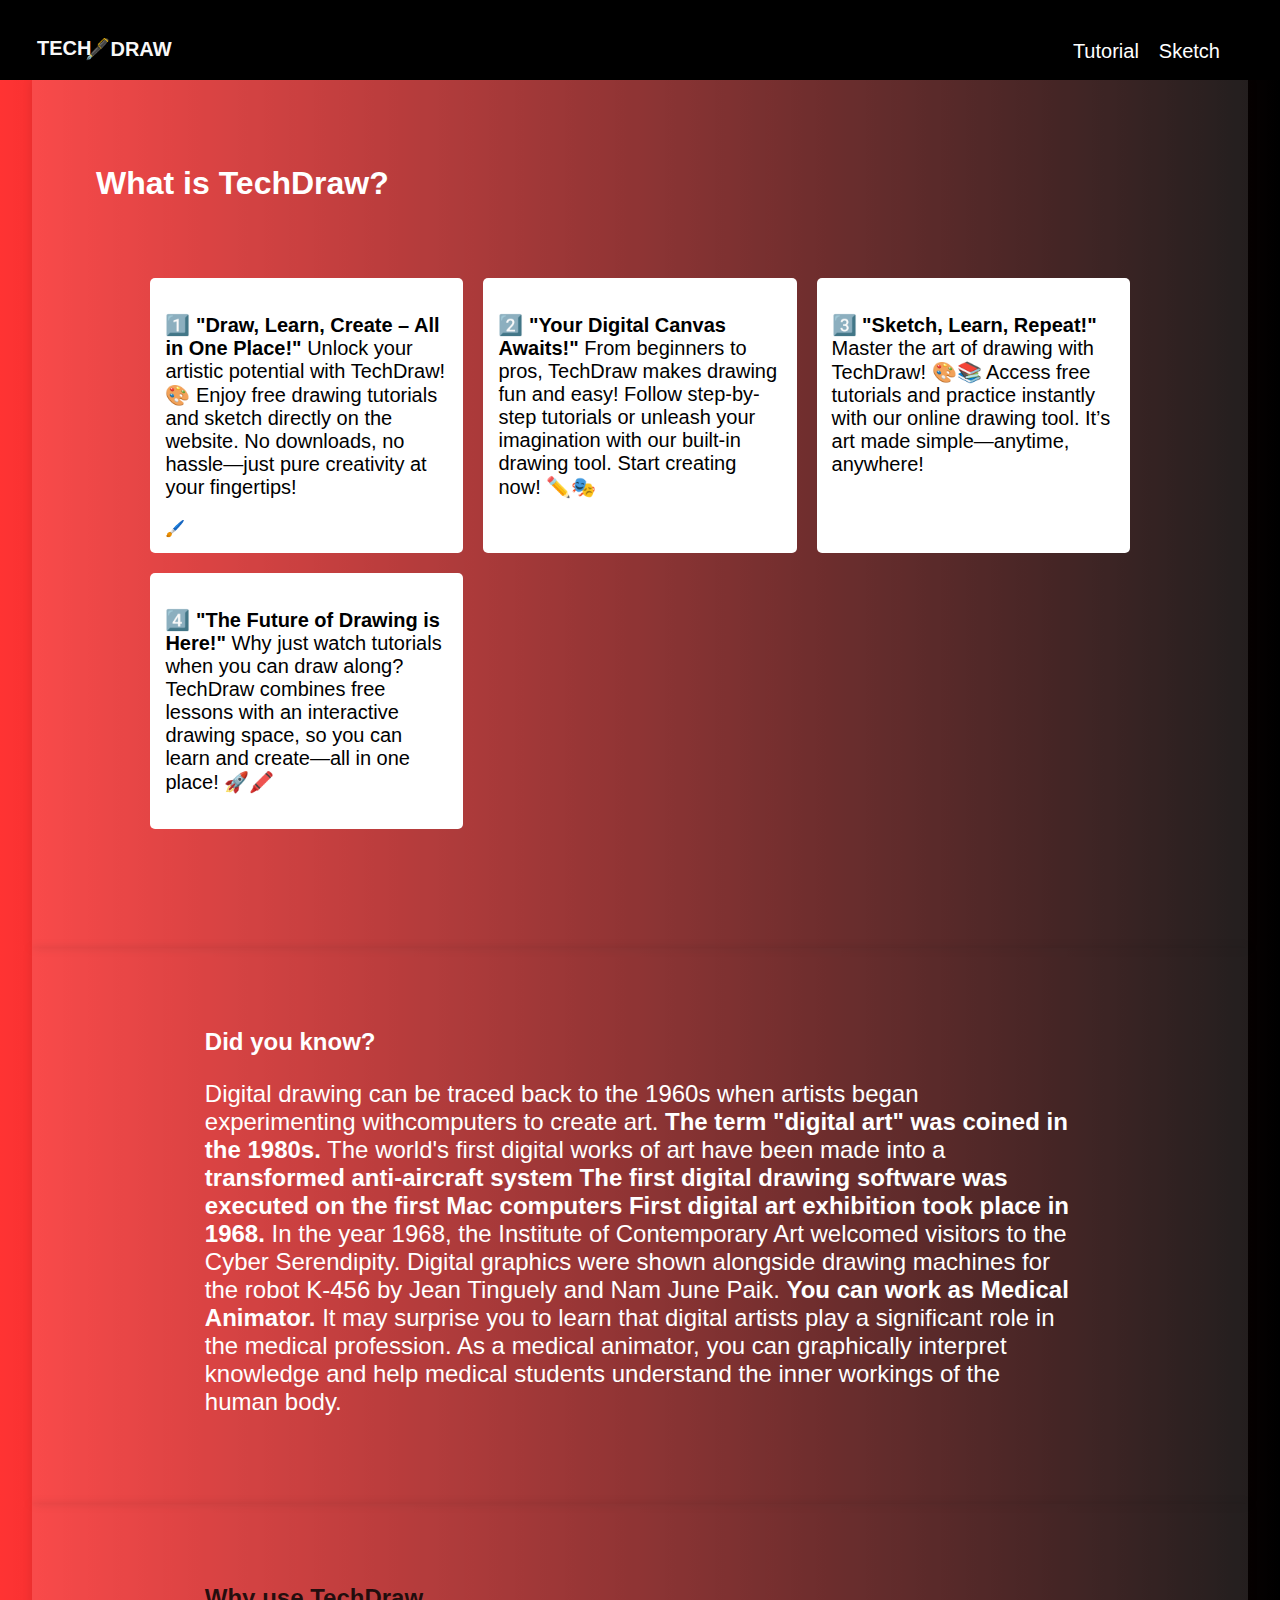
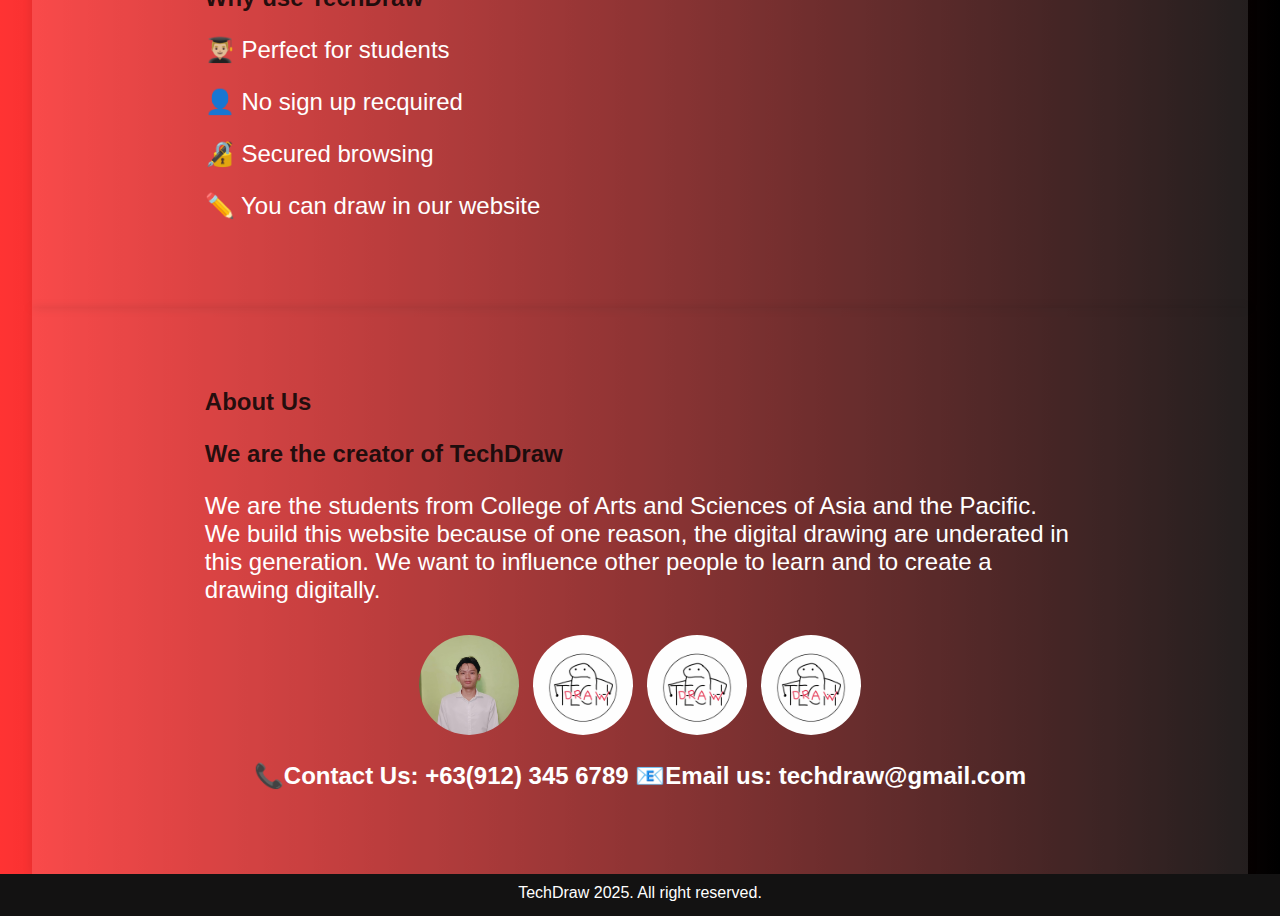
<file: index.html>
<!DOCTYPE html>
<html lang="en">
<head>
    <meta charset="UTF-8">
    <meta name="viewport" content="width=device-width, initial-scale=1">
    <title>TechDraw</title>
    <link rel="stylesheet" href="style.css">
    <link rel="stylesheet" href="index.css">
</head>
<body>
    <header>
        <nav>
            <ul>
                <h4 class="logo">Tech</h4>
                <div class="logo">🖋️Draw</div>

                <li><a href="page3.html">Sketch</a></li>
                <li><a href="page2.html">Tutorial</a></li>
                </ul>
            </ul>
        </nav>
    </header>

    <main>
        <section id="home">
            <h1> What is TechDraw?</h1>
             <div class="grid-container">           
             <div class="grid-item">
            <p><b>1️⃣ "Draw, Learn, Create – All in One Place!"</b>
                Unlock your artistic potential with TechDraw! 🎨 Enjoy free drawing tutorials and sketch directly on the website. No downloads, no hassle—just pure creativity at your fingertips!</p> 🖌️</div>
            <div class="grid-item">
                <p><b>2️⃣ "Your Digital Canvas Awaits!"</b>
            From beginners to pros, TechDraw makes drawing fun and easy! Follow step-by-step tutorials or unleash your imagination with our built-in drawing tool. Start creating now! ✏️🎭</p></div>
            <div class="grid-item">
                <p><b>3️⃣ "Sketch, Learn, Repeat!"</b>
            Master the art of drawing with TechDraw! 🎨📚 Access free tutorials and practice instantly with our online drawing tool. It’s art made simple—anytime, anywhere!</p></div>
            <div class="grid-item">
                <p><b>4️⃣ "The Future of Drawing is Here!"</b>
                Why just watch tutorials when you can draw along? TechDraw combines free lessons with an interactive drawing space, so you can learn and create—all in one place! 🚀🖍️</p></div>
                </div>
         </section>

         <section id="trivia">
            <div class="trivia">
             <h1>Did you know?</h1>
            <p>Digital drawing can be traced back to the 1960s when artists began experimenting 
            withcomputers to create art. <b>The term "digital art" was </b>
            <b>coined in the 1980s.</b> The world's first digital works
            of art have been made into a <b>transformed anti-aircraft system</b>
            <b>The first digital drawing software was executed on the first Mac computers</b>
            <b>First digital art exhibition took place in 1968.</b> In the year 1968, 
            the Institute of Contemporary Art welcomed visitors to the Cyber ​Serendipity.
            Digital graphics were shown alongside drawing machines for the robot K-456 by 
            Jean Tinguely and Nam June Paik. <b>You can work as Medical Animator.</b> It may
            surprise you to learn that digital artists play a significant role in the medical
            profession. As a medical animator, you can graphically interpret knowledge and help
            medical students understand the inner workings of the human body.</p>
            </div>  
        </section>
        <section id="uniqueness">
            <div class="uniqueness">
            <h1> Why use TechDraw</h1>
            <p> 👨🏼‍🎓 Perfect for students </p>
            <p> 👤 No sign up recquired </p>
            <p> 🔏 Secured browsing </p>
            <p> ✏️ You can draw in our website </p>
            </div>
        </section>
        <section id="about">
            <div class="about">
            <h1><b>About Us</b></h1>
            <h3> We are the creator of TechDraw</h3>           
            <p>We are the students from College of Arts and Sciences of Asia and the Pacific.
            We build this website because of one reason, the digital drawing are underated in this generation.
            We want to influence other people to learn and to create a drawing digitally. </p>
            </div>
        <div class="center-container">
            <div class="gallery">
                <img src="angelo.jpg">
            </div>
            <div class="gallery">
                <img src="logo.jpg">
            </div>
            <div class="gallery">
                <img src="logo.jpg">  
            </div>
            <div class="gallery">
                <img src="logo.jpg">
            </div>
        </div>
            <h2> 📞Contact Us: +63(912) 345 6789 📧Email us: techdraw@gmail.com </h2>
        </section>
     </main>

    <footer>
        <div class="scrolling-text"> TechDraw 2025. All right reserved.</div>
    </footer>
</body>
</html>
</file>
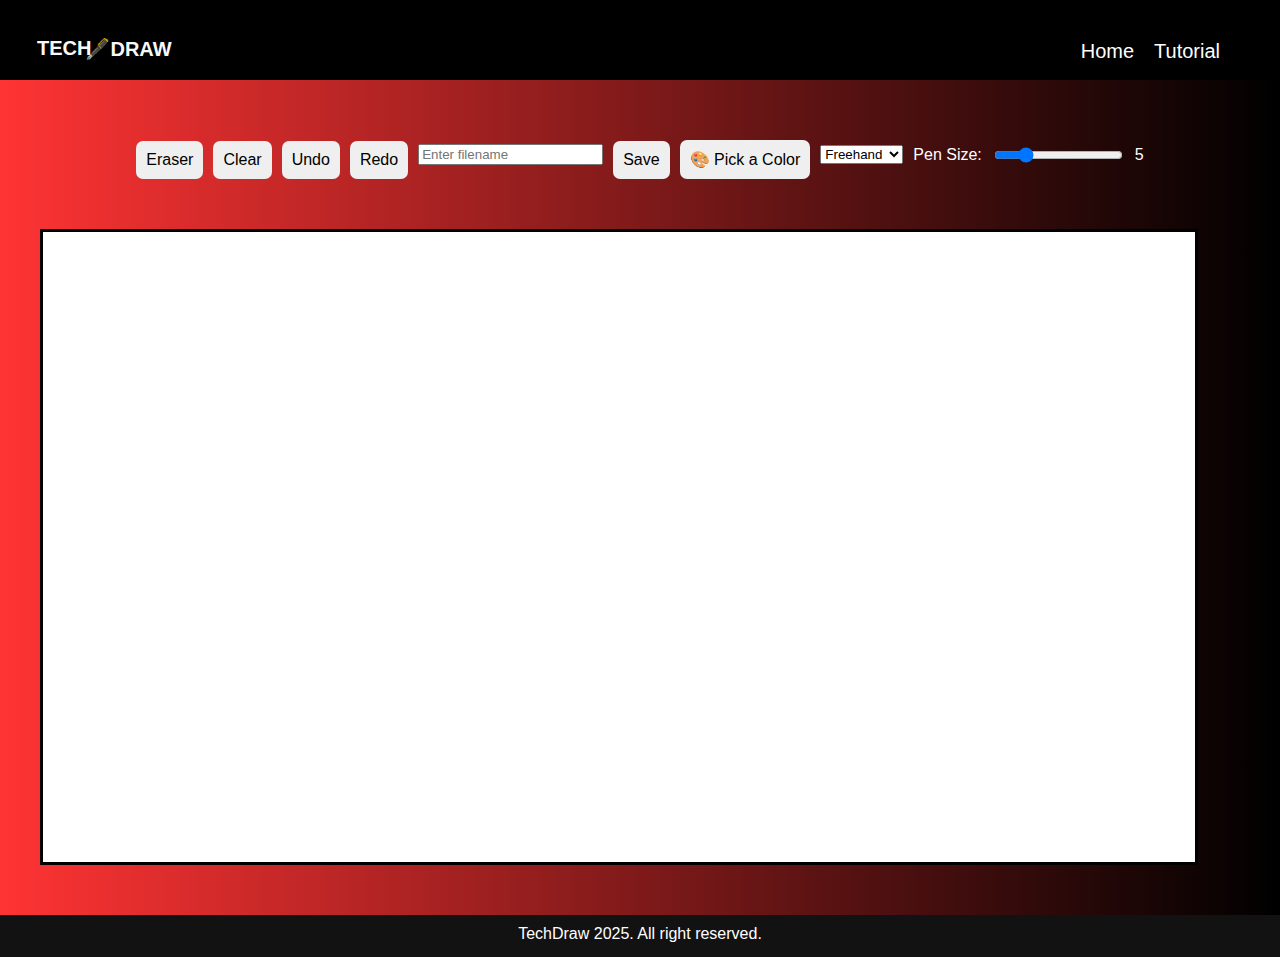
<file: page3.html>
<!DOCTYPE html>
<html lang="en">
<head>
    <meta charset="UTF-8">
    <meta name="viewport" content="width=device-width, initial-scale=1.0">
    <title>TechDraw|Try It Yourself</title>
    <link rel="stylesheet" href="style.css">
    <link rel="stylesheet" href="page3.css">
</head>
<body>
    <header>
        <nav>
            <ul>
                <div class="dropdowm_menu"></div>
                <h4 class="logo">Tech</h4>
                <div class="logo">🖋️Draw</div>

                <li><a href="page2.html">Tutorial<i class="fas fa-caret-down"></i> </a></li>
                <li><a href="index.html">Home </a></li>
        
            </ul>
        </nav>
    </header>
    
    <style>
        body{
        overflow-x: hidden;
        overflow-y: scroll;
        }
    </style>
    <main>     
    <section id="home">
        
        <div class="controls">
        <button id="eraserButton">Eraser</button>
        <button id="clearButton"> Clear </button>
        <button id="undoButton"> Undo </button>
        <button id="redoButton"> Redo </button>
        <input type="text" id="filenameInput" placeholder="Enter filename" />
        <button id="saveButton">Save</button>
        <button id="openColorPicker">🎨 Pick a Color</button>
        <input type="color" id="colorPicker" style="visibility: hidden; position: absolute;">
        <select id="shapeSelector">
            <option value="freehand">Freehand</option>
            <option value="rectangle">Rectangle</option>
            <option value="triangle">Triangle</option>
            <option value="circle">Circle</option>
            <option value="line">Line</option>
        </select>
        <label for="penSize">Pen Size:</label>
        <input type="range" id="penSize" min="1" max="20" value="5">
        <span id="penSizeValue">5</span>
       </div>

       </section>

       <div style="width: 90%; min-width: 1200px; margin: auto;">
        <canvas id="drawingCanvas">
        </canvas>
        </div>
      </main>

        <script src="page3.js"> </script>

        <footer>
            <div class="scrolling-text"> TechDraw 2025. All right reserved.</div>
        </footer>
      </body>
      </html>
</file>
<file: style.css>
body {
    font-family: Arial, sans-serif;
    margin: 0;
    padding: 0;  
    background: linear-gradient(to left, #000000, #ff0000cc);
    color: #fff; 
    overscroll-behavior: contain; 
    -webkit-overflow-scrolling: touch;
    overflow-x: hidden;
    overflow-y: scroll;
    touch-action: auto;
}

header {
    background-color: rgb(0, 0, 0);
    color: #f8f8f8;
    padding: 40px;
    text-align: center;
    flex-wrap: wrap;
}

.logo {
    font-size: 1.25rem;
    font-weight: bold;
    text-transform: uppercase ;
    margin: -18px;
    padding: 15px;
    float: left;
}

nav ul {
    list-style: none;
    margin: 0;
    padding: 0;
}

nav li {
    float: right;
    display: inline-block;
    margin-right: 1.25rem;
}

nav a {
    color: #ffffff;
    text-decoration: none;
    font-size: 1.25rem;
}

footer {
    background-color: #131212;
    color: #ffffff;
    padding: 10px;
    text-align: center;
    clear: both;
}

.container {
    width: 80%;
    max-width: 1200px;
    margin: auto;
    display: flex;
    flex-wrap: wrap;     
}

.scrolling-text {
    white-space: nowrap;
    overflow: hidden;
    display: inline-block;
    animation: scroll 10s linear infinite;
}
@keyframes scroll {
    from {
        transform: translateX(100%);
    }
    to {
        transform: translateX(-100%);
    }
}

@media (max-width: 360px) {
    html, body {
        height: 100vh;
        touch-action: auto;
        overflow-x: hidden;
        overflow-y: scroll;
    }
    .section {
        padding-left: 0.5%;
        padding-right: 0.5%;
    }
    .header {
        padding: 0.5rem;
    }
    .header, .logo {
        size: 0.5rem;
    }
    .header, .nav_a {
        size: 0.5rem;
        padding: 0.4rem 0.1rem 0.4rem 0.1rem;
    }
    canvas {
        padding-left: 0.5%;
    }
}

@media (max-width: 446px) {
    html, body {
        height: 100vh;
        touch-action: auto;
        overflow-x: hidden;
        overflow-y: scroll;
    }
    .section {
        padding-left: 1%;
        padding-right: 1%;
    }
    canvas {
        padding-left: 0.5%;
    }
    .header {
        padding: 1rem;
    }
    .header, .logo {
        size: 1rem;
    }
    .header, .nav_a {
        size: 1rem;
        padding: 0.6rem 0.3rem 0.6rem 0.2rem;
    }
}

@media (max-width: 768px) {
    html, body {
        height: 100vh;
        touch-action: auto;
        overflow-x: hidden;
        overflow-y: scroll;
    }
    .section {
        padding-left: 4%;
        padding-right: 4%;
    }
    canvas {
        padding-left: 0.5%;
    }
    .header, .nav_a {
        size: 1.25rem;
    }
    .header, .logo {
        size: 1.25rem;
        padding: 0.7rem 0.4rem 0.7rem 0.3rem;
    }
}
</file>
<file: index.css>
section {
    background-color: #ffffff1e;
    max-width: 85%;
    margin: auto;
    padding: 5%;
    box-shadow: 0 0 10px rgba(0, 0, 0, 0.1);
    touch-action: auto;
}

section img {
    align-content: center;
    width: 100px;
    height: 100px;
    clip-path: circle(50%);
}

.center-container {
    display: flex;
    flex-wrap: wrap;
    justify-content: center;
}


.gallery {
    display: grid;
    padding: 7px;
}

.gallery:hover {
    
    transition: background-color 0.4s ease;
    
}

.grid-container {
    padding: 5%;
    display: grid;
    grid-template-columns: repeat(auto-fit, minmax(250px, 1fr));
    gap: 20px;
}
  
  .grid-item {
    background: #ffffff;
    padding: 15px;
    border-radius: 5px;
  }

  .grid-item p {
    font-size: 20px;
    color: #000000;
  }

  .grid-item:hover {
    background-color: #131212;
    transition: background-color 0.4s ease;
  }
  .grid-item:hover p {
    color: #ffffff;
    transition: color 0.4s ease;
  }

  .trivia h1, h3 {
    font-size: 1.5rem; /* Instead of 30px */
    padding-left: 10%;
    padding-right: 10%;
}
.uniqueness h1,h3{
    color: #050505d7;
    font-size: 1.5rem; /* Instead of 30px */
    padding-left: 10%;
    padding-right: 10%;
}
.about h1,h3{
    color: #050505d7;
    font-size: 1.5rem; /* Instead of 30px */
    padding-left: 10%;
    padding-right: 10%;
}

h2 {
    color: #ffffff;
    font-size: 1.5rem; /* Instead of 30px */
    padding-left: 10%;
    padding-right: 10%;
    text-align: center;
}

.trivia p {
    color: #ffffff;
    font-size: 1.5rem; /* Instead of 30px */
    padding-left: 10%;
    padding-right: 10%;
}
.uniqueness p {
    color: #ffffff;
    font-size: 1.5rem; /* Instead of 30px */
    padding-left: 10%;
    padding-right: 10%;
}
.about p {
    color: #ffffff;
    font-size: 1.5rem; /* Instead of 30px */
    padding-left: 10%;
    padding-right: 10%;
}

@media (max-width: 360px) {
    html, body {
        height: 100vh;
      }
    .trivia h1, h3, .uniqueness h1, h3, .about h1, h3 {
        padding-left: 1.5%;
        padding-right: 1.5%;
    }
    .grid-container {
        grid-template-columns: 0.5fr;
    }
}
@media (max-width: 446px) {
    html, body {
        height: 100vh;
      }
    .trivia h1, h3, .uniqueness h1, h3, .about h1, h3 {
        padding-left: 3%;
        padding-right: 3%;
    }
    .grid-container {
        grid-template-columns: 1fr;
    }
}

@media (max-width: 768px) {
    html, body {
        height: 100vh;
      }
    .trivia h1, h3, .uniqueness h1, h3, .about h1, h3 {
        padding-left: 5%;
        padding-right: 5%;
    }
    .grid-container {
        grid-template-columns: 1fr;
    } 
}
</file>
<file: page3.css>
canvas {
  display: block;
  max-width: 100%;
  width: 90vw; /* 90% of the viewport width */
  height: auto;
  margin-bottom: 50px;
  border: black solid 3px;
  background-color: #ffffff;
  touch-action: none;
  user-select: none; 
  cursor: crosshair;
  margin-top: 25px;
}

.controls {
  text-align: center;
  align-items: center;
  justify-content: center;
  margin: auto;
  padding: 0;
  gap: 10px;
  margin-top: 50px;
  margin-bottom: 50px;
  display: flex;
  flex-wrap: wrap;
  touch-action: auto; 
  user-select: none; 
}

  
button, input [type="color"] {
  margin-top: 10px;
  padding: 10px;
  font-size: 16px;
  cursor: pointer;
  color: rgb(0, 0, 0);
  border: none;
  border-radius: 7px;
  transition: background-color 0.5s;
  user-select: none; 
} 

.active {
  background-color: #a1a1a1;
  border: 1px solid #000000;
}

#content {
width: 40px;
height: 150px;
border: 1px solid #000;
margin-bottom: 10px;
}

button:hover,input[type="color"]:hover {
background-color: #818181;
}

@media (max-width: 360px) {
html, body {
  height: 100vh;
  overflow: hidden;
  touch-action: auto;
}
}

@media (max-width: 446px) {
  html, body {
      height: 100vh;
      touch-action: auto;
  }
}
 
@media (max-width: 768px) {
  html, body {
      height: 100vh;
      touch-action: auto;
  }
}
</file>
